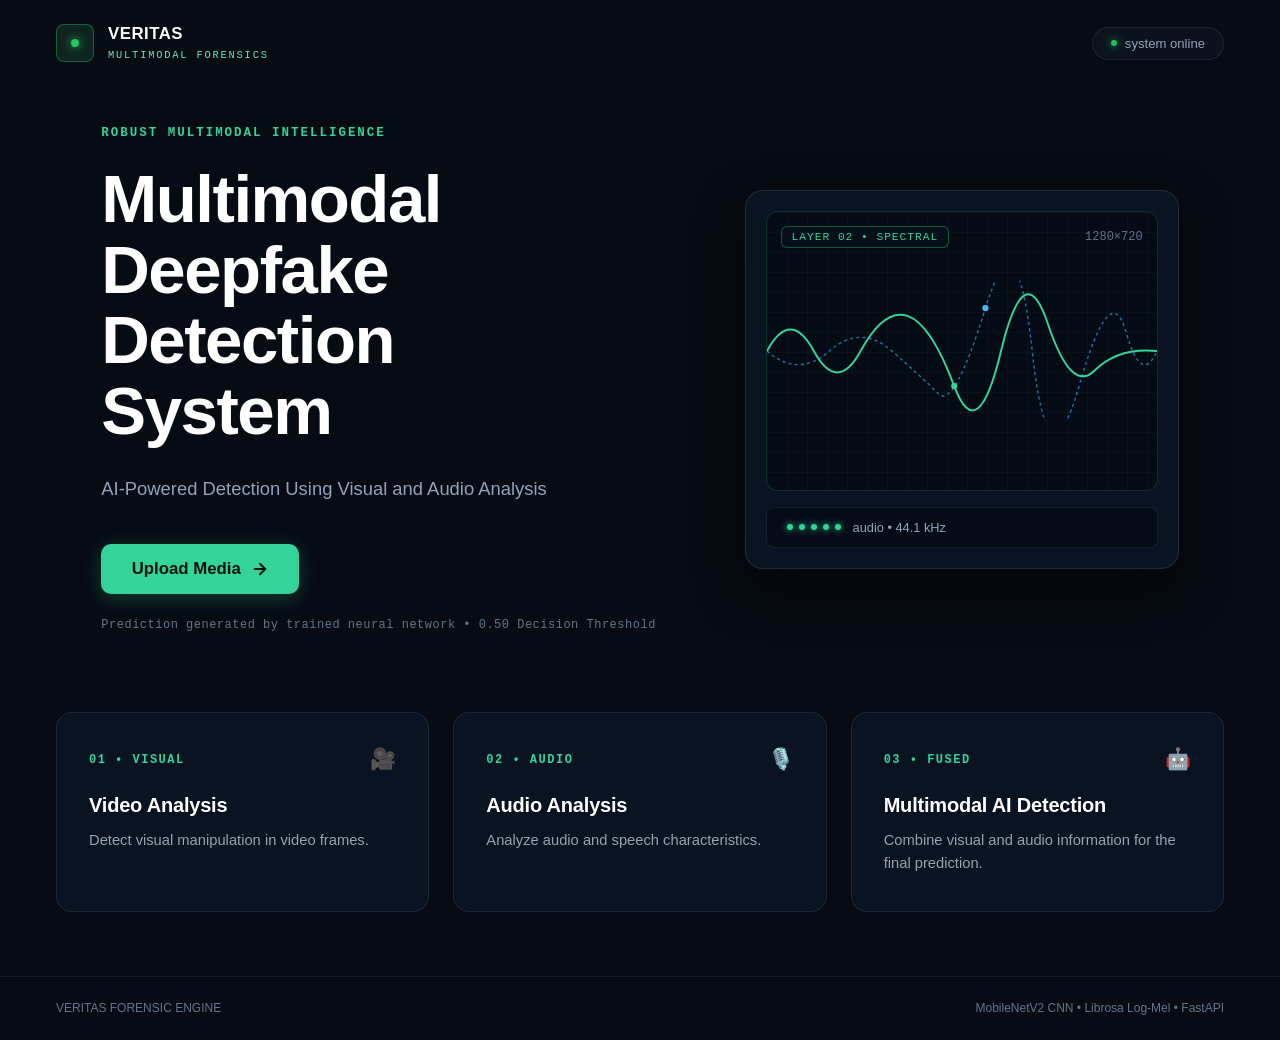
<file: templates/index.html>
<!DOCTYPE html>
<html lang="en">
<head>
    <meta charset="UTF-8">
    <meta name="viewport" content="width=device-width, initial-scale=1.0">
    <title>VERITAS — Multimodal Deepfake Detection System</title>
    <style>
        :root {
            --bg-color: #070c14;
            --surface-color: #0c1420;
            --card-bg: #0d1726;
            --border-color: rgba(255, 255, 255, 0.08);
            --border-highlight: rgba(34, 197, 94, 0.25);
            --accent-green: #22c55e;
            --accent-emerald: #10b981;
            --accent-mint: #34d399;
            --text-primary: #f8fafc;
            --text-secondary: #94a3b8;
            --text-muted: #64748b;
        }

        * {
            box-sizing: border-box;
            margin: 0;
            padding: 0;
            font-family: -apple-system, BlinkMacSystemFont, "Segoe UI", Roboto, "Helvetica Neue", Arial, sans-serif;
        }

        html, body {
            background-color: #070c14 !important;
            color: #f8fafc !important;
            min-height: 100vh;
            display: flex;
            flex-direction: column;
            overflow-x: hidden;
            margin: 0;
            padding: 0;
        }

        /* Top Header */
        header {
            padding: 1.5rem 3.5rem;
            display: flex;
            justify-content: space-between;
            align-items: center;
        }

        .brand-container {
            display: flex;
            align-items: center;
            gap: 14px;
            text-decoration: none;
        }

        .brand-icon {
            width: 38px;
            height: 38px;
            border-radius: 8px;
            background: #0f2420;
            border: 1px solid rgba(34, 197, 94, 0.4);
            display: flex;
            align-items: center;
            justify-content: center;
        }

        .brand-dot {
            width: 8px;
            height: 8px;
            border-radius: 50%;
            background-color: var(--accent-green);
            box-shadow: 0 0 10px var(--accent-green);
        }

        .brand-details h1 {
            font-size: 1.05rem;
            font-weight: 800;
            color: #ffffff;
            letter-spacing: 0.5px;
            line-height: 1.2;
        }

        .brand-details span {
            font-size: 0.65rem;
            font-family: 'JetBrains Mono', monospace;
            text-transform: uppercase;
            letter-spacing: 1.8px;
            color: #6ee7b7;
        }

        .system-pill {
            display: inline-flex;
            align-items: center;
            gap: 8px;
            padding: 8px 18px;
            background: rgba(12, 20, 32, 0.85);
            border: 1px solid rgba(255, 255, 255, 0.08);
            border-radius: 9999px;
            font-size: 0.82rem;
            font-family: 'JetBrains Mono', monospace;
            color: #94a3b8;
        }

        .system-pill-dot {
            width: 6px;
            height: 6px;
            border-radius: 50%;
            background: var(--accent-green);
            box-shadow: 0 0 8px var(--accent-green);
        }

        /* Hero Section */
        .hero-container {
            max-width: 1280px;
            margin: 0 auto;
            padding: 2.5rem 3.5rem 3rem;
            display: grid;
            grid-template-columns: 1.15fr 0.85fr;
            gap: 3.5rem;
            align-items: center;
        }

        .tagline {
            font-size: 0.78rem;
            font-family: 'JetBrains Mono', monospace;
            text-transform: uppercase;
            letter-spacing: 2px;
            color: #34d399;
            margin-bottom: 1.5rem;
            font-weight: 600;
        }

        .hero-title {
            font-size: 4.2rem;
            font-weight: 800;
            line-height: 1.05;
            letter-spacing: -1.5px;
            color: #ffffff;
            margin-bottom: 1.75rem;
        }

        .hero-subtitle {
            font-size: 1.15rem;
            color: var(--text-secondary);
            margin-bottom: 2.5rem;
            line-height: 1.6;
            max-width: 520px;
        }

        .btn-upload {
            display: inline-flex;
            align-items: center;
            gap: 10px;
            background-color: #34d399;
            color: #04120e;
            font-size: 1.05rem;
            font-weight: 700;
            padding: 0.95rem 1.9rem;
            border-radius: 10px;
            text-decoration: none;
            transition: all 0.2s ease;
            box-shadow: 0 4px 20px rgba(52, 211, 153, 0.25);
        }

        .btn-upload:hover {
            background-color: #10b981;
            transform: translateY(-2px);
            box-shadow: 0 8px 25px rgba(16, 185, 129, 0.4);
        }

        .btn-upload svg {
            transition: transform 0.2s ease;
        }

        .btn-upload:hover svg {
            transform: translateX(4px);
        }

        .hero-footnote {
            margin-top: 1.5rem;
            font-size: 0.75rem;
            font-family: 'JetBrains Mono', monospace;
            color: var(--text-muted);
            letter-spacing: 0.5px;
        }

        /* Right Hero Screen Mockup (Forensic Lab Monitor) */
        .mockup-card {
            background: #091321;
            border: 1px solid rgba(255, 255, 255, 0.1);
            border-radius: 18px;
            padding: 1.25rem;
            box-shadow: 0 20px 50px rgba(0, 0, 0, 0.6);
            position: relative;
        }

        .mockup-inner {
            border-radius: 12px;
            overflow: hidden;
            position: relative;
            background: #050b14;
            height: 280px;
            display: flex;
            align-items: center;
            justify-content: center;
            border: 1px solid rgba(34, 197, 94, 0.2);
        }

        /* Waveform Graphic */
        .cyber-grid {
            position: absolute;
            inset: 0;
            background-image: 
                linear-gradient(rgba(34, 197, 94, 0.05) 1px, transparent 1px),
                linear-gradient(90deg, rgba(34, 197, 94, 0.05) 1px, transparent 1px);
            background-size: 20px 20px;
        }

        .wave-svg {
            width: 100%;
            height: 140px;
            z-index: 2;
        }

        .mockup-top-tags {
            position: absolute;
            top: 14px;
            left: 14px;
            right: 14px;
            display: flex;
            justify-content: space-between;
            align-items: center;
            z-index: 5;
        }

        .layer-tag {
            background: rgba(8, 18, 28, 0.85);
            border: 1px solid rgba(34, 197, 94, 0.4);
            padding: 4px 10px;
            border-radius: 6px;
            font-size: 0.7rem;
            font-family: 'JetBrains Mono', monospace;
            color: #34d399;
            letter-spacing: 1px;
            text-transform: uppercase;
        }

        .res-tag {
            font-size: 0.75rem;
            font-family: 'JetBrains Mono', monospace;
            color: var(--text-muted);
        }

        .mockup-bottom-bar {
            margin-top: 1rem;
            background: rgba(5, 11, 20, 0.7);
            border: 1px solid rgba(255, 255, 255, 0.07);
            border-radius: 8px;
            padding: 0.75rem 1.25rem;
            display: flex;
            align-items: center;
            gap: 12px;
            font-family: 'JetBrains Mono', monospace;
            font-size: 0.8rem;
            color: var(--text-secondary);
        }

        .dots-row {
            display: flex;
            gap: 6px;
        }

        .dot-item {
            width: 6px;
            height: 6px;
            border-radius: 50%;
            background: #1e3a5f;
        }

        .dot-item.active {
            background: #34d399;
            box-shadow: 0 0 6px #34d399;
        }

        /* 3 Sleek Cards Section */
        .cards-container {
            max-width: 1280px;
            margin: 2rem auto 4rem;
            padding: 0 3.5rem;
            display: grid;
            grid-template-columns: repeat(3, 1fr);
            gap: 1.5rem;
            width: 100%;
        }

        .feature-card {
            background: #091321;
            border: 1px solid rgba(255, 255, 255, 0.08);
            border-radius: 16px;
            padding: 2.25rem 2rem;
            transition: all 0.25s ease;
            display: flex;
            flex-direction: column;
            min-height: 190px;
        }

        .feature-card:hover {
            border-color: rgba(34, 197, 94, 0.35);
            transform: translateY(-3px);
            box-shadow: 0 12px 30px rgba(0, 0, 0, 0.5);
        }

        .card-top {
            display: flex;
            justify-content: space-between;
            align-items: center;
            margin-bottom: 1.5rem;
        }

        .card-stage {
            font-size: 0.75rem;
            font-family: 'JetBrains Mono', monospace;
            color: #34d399;
            text-transform: uppercase;
            letter-spacing: 1.5px;
            font-weight: 600;
        }

        .card-icon {
            font-size: 1.3rem;
            line-height: 1;
        }

        .feature-card h3 {
            font-size: 1.25rem;
            font-weight: 700;
            color: #ffffff;
            margin-bottom: 0.75rem;
            letter-spacing: -0.2px;
        }

        .feature-card p {
            font-size: 0.92rem;
            color: var(--text-secondary);
            line-height: 1.55;
        }

        /* Footer */
        footer {
            margin-top: auto;
            border-top: 1px solid rgba(255, 255, 255, 0.06);
            padding: 1.5rem 3.5rem;
            display: flex;
            justify-content: space-between;
            align-items: center;
            font-family: 'JetBrains Mono', monospace;
            font-size: 0.75rem;
            color: var(--text-muted);
        }

        @media (max-width: 1024px) {
            .hero-container {
                grid-template-columns: 1fr;
                gap: 2.5rem;
            }
            .hero-title {
                font-size: 3.2rem;
            }
            .cards-container {
                grid-template-columns: 1fr;
            }
        }

        @media (max-width: 640px) {
            header, .hero-container, .cards-container, footer {
                padding-left: 1.5rem;
                padding-right: 1.5rem;
            }
            .hero-title {
                font-size: 2.5rem;
            }
        }
    </style>
</head>
<body>

    <!-- Header -->
    <header>
        <a href="/" class="brand-container">
            <div class="brand-icon">
                <div class="brand-dot"></div>
            </div>
            <div class="brand-details">
                <h1>VERITAS</h1>
                <span>MULTIMODAL FORENSICS</span>
            </div>
        </a>

        <div class="system-pill">
            <div class="system-pill-dot"></div>
            <span>system online</span>
        </div>
    </header>

    <!-- Main Hero -->
    <main class="hero-container">
        <div class="hero-content">
            <div class="tagline">ROBUST MULTIMODAL INTELLIGENCE</div>
            <h2 class="hero-title">
                Multimodal<br>
                Deepfake<br>
                Detection<br>
                System
            </h2>
            <p class="hero-subtitle">
                AI-Powered Detection Using Visual and Audio Analysis
            </p>
            <a href="/upload" class="btn-upload">
                Upload Media
                <svg width="18" height="18" viewBox="0 0 24 24" fill="none" stroke="currentColor" stroke-width="2.5" stroke-linecap="round" stroke-linejoin="round">
                    <line x1="5" y1="12" x2="19" y2="12"></line>
                    <polyline points="12 5 19 12 12 19"></polyline>
                </svg>
            </a>
            <div class="hero-footnote">
                Prediction generated by trained neural network &bull; 0.50 Decision Threshold
            </div>
        </div>

        <!-- Right Side: Forensic Spectral Screen -->
        <div class="mockup-card">
            <div class="mockup-inner">
                <div class="cyber-grid"></div>
                
                <div class="mockup-top-tags">
                    <span class="layer-tag">LAYER 02 &bull; SPECTRAL</span>
                    <span class="res-tag">1280&times;720</span>
                </div>

                <!-- Animated Forensic Waveform SVG -->
                <svg class="wave-svg" viewBox="0 0 500 150" fill="none" xmlns="http://www.w3.org/2000/svg">
                    <path d="M0 75 Q 30 20, 60 75 T 120 75 T 180 30 T 240 120 T 300 75 T 360 40 T 420 100 T 500 75" stroke="#34d399" stroke-width="2.5" fill="none"/>
                    <path d="M0 75 Q 40 110, 80 75 T 160 75 T 220 130 T 280 20 T 340 75 T 400 120 T 460 50 T 500 75" stroke="#38bdf8" stroke-width="1.8" stroke-dasharray="4 4" fill="none" opacity="0.6"/>
                    <circle cx="240" cy="120" r="4" fill="#34d399"/>
                    <circle cx="280" cy="20" r="4" fill="#38bdf8"/>
                </svg>
            </div>

            <div class="mockup-bottom-bar">
                <div class="dots-row">
                    <div class="dot-item active"></div>
                    <div class="dot-item active"></div>
                    <div class="dot-item active"></div>
                    <div class="dot-item active"></div>
                    <div class="dot-item active"></div>
                </div>
                <span>audio &bull; 44.1 kHz</span>
            </div>
        </div>
    </main>

    <!-- 3 Sleek Cards at Bottom -->
    <section class="cards-container">
        <!-- Card 1 -->
        <div class="feature-card">
            <div class="card-top">
                <span class="card-stage">01 &bull; VISUAL</span>
                <span class="card-icon">🎥</span>
            </div>
            <h3>Video Analysis</h3>
            <p>Detect visual manipulation in video frames.</p>
        </div>

        <!-- Card 2 -->
        <div class="feature-card">
            <div class="card-top">
                <span class="card-stage">02 &bull; AUDIO</span>
                <span class="card-icon">🎙️</span>
            </div>
            <h3>Audio Analysis</h3>
            <p>Analyze audio and speech characteristics.</p>
        </div>

        <!-- Card 3 -->
        <div class="feature-card">
            <div class="card-top">
                <span class="card-stage">03 &bull; FUSED</span>
                <span class="card-icon">🤖</span>
            </div>
            <h3>Multimodal AI Detection</h3>
            <p>Combine visual and audio information for the final prediction.</p>
        </div>
    </section>

    <!-- Footer -->
    <footer>
        <span>VERITAS FORENSIC ENGINE</span>
        <span>MobileNetV2 CNN &bull; Librosa Log-Mel &bull; FastAPI</span>
    </footer>

</body>
</html>
</file>
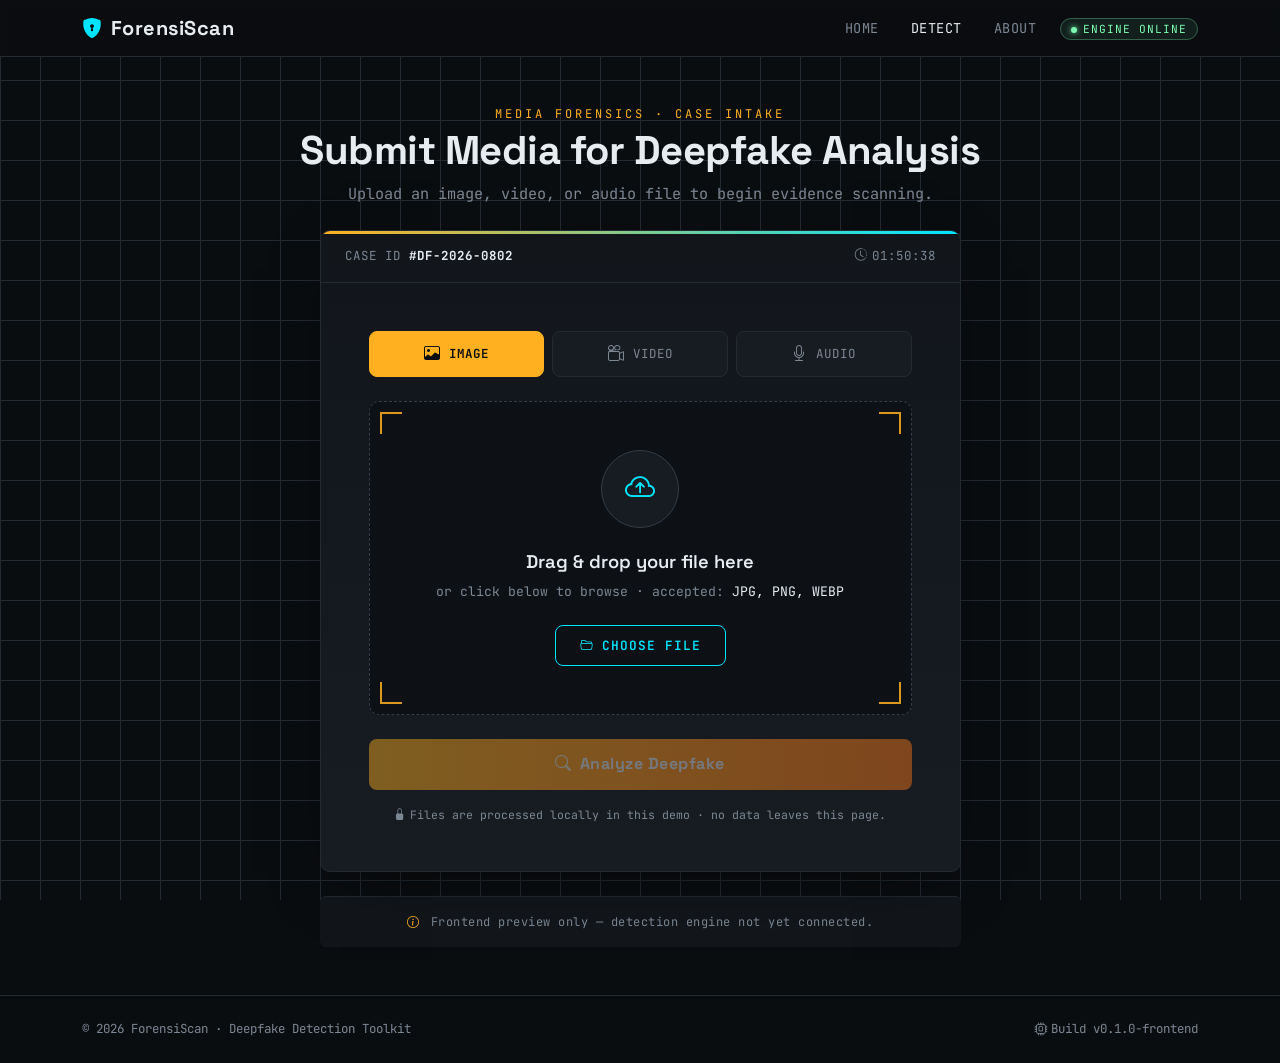
<file: templates/detect.html>
<!DOCTYPE html>
<html lang="en" data-bs-theme="dark">
<head>
<meta charset="UTF-8">
<meta name="viewport" content="width=device-width, initial-scale=1.0">
<title>Detect &mdash; Deepfake Forensics</title>

<!-- Bootstrap 5 -->
<link href="https://cdn.jsdelivr.net/npm/bootstrap@5.3.3/dist/css/bootstrap.min.css" rel="stylesheet">
<!-- Bootstrap Icons -->
<link rel="stylesheet" href="https://cdn.jsdelivr.net/npm/bootstrap-icons@1.11.3/font/bootstrap-icons.css">
<!-- Fonts: Space Grotesk (display) + JetBrains Mono (data/monospace) -->
<link rel="preconnect" href="https://fonts.googleapis.com">
<link href="https://fonts.googleapis.com/css2?family=Space+Grotesk:wght@400;500;600;700&family=JetBrains+Mono:wght@400;500;600;700&display=swap" rel="stylesheet">

<style>
  :root{
    --bg:            #0a0d10;
    --panel:         #12161b;
    --panel-2:       #171c22;
    --border:        #232a32;
    --border-strong: #333c47;
    --text:          #e7ecf1;
    --text-muted:    #7c8794;
    --accent:        #ffb020;   /* evidence-tag amber */
    --accent-dim:    #ffb02026;
    --scan:          #00e5ff;   /* scan-line cyan */
    --scan-dim:      #00e5ff26;
    --danger:        #ff4d4f;
    --radius:        10px;
  }

  *{ box-sizing: border-box; }

  body{
    background-color: var(--bg);
    background-image:
      linear-gradient(var(--border) 1px, transparent 1px),
      linear-gradient(90deg, var(--border) 1px, transparent 1px);
    background-size: 40px 40px;
    background-attachment: fixed;
    color: var(--text);
    font-family: 'JetBrains Mono', monospace;
    min-height: 100vh;
    display: flex;
    flex-direction: column;
  }

  h1, h2, h3, h4, h5, .display-font{
    font-family: 'Space Grotesk', sans-serif;
  }

  a{ color: var(--scan); text-decoration: none; }
  a:hover{ color: var(--accent); }

  /* ---------- Navbar ---------- */
  .navbar{
    background: rgba(10,13,16,0.9);
    backdrop-filter: blur(6px);
    border-bottom: 1px solid var(--border);
  }
  .navbar-brand{
    font-family: 'Space Grotesk', sans-serif;
    font-weight: 700;
    letter-spacing: 0.5px;
    color: var(--text) !important;
  }
  .navbar-brand .bi{ color: var(--scan); }
  .nav-link{
    color: var(--text-muted) !important;
    font-size: 0.85rem;
    letter-spacing: 0.5px;
    text-transform: uppercase;
  }
  .nav-link.active, .nav-link:hover{
    color: var(--text) !important;
  }
  .status-chip{
    font-size: 0.7rem;
    letter-spacing: 1px;
    color: #7CFFB2;
    border: 1px solid #7cffb24d;
    background: #7cffb214;
    padding: 3px 10px;
    border-radius: 20px;
    text-transform: uppercase;
  }
  .status-chip .dot{
    width: 6px; height: 6px;
    background: #7CFFB2;
    border-radius: 50%;
    display: inline-block;
    margin-right: 6px;
    box-shadow: 0 0 6px #7CFFB2;
  }

  /* ---------- Page header ---------- */
  .page-eyebrow{
    font-size: 0.75rem;
    letter-spacing: 3px;
    color: var(--accent);
    text-transform: uppercase;
  }
  .page-title{
    font-weight: 700;
    letter-spacing: -0.5px;
  }
  .page-sub{
    color: var(--text-muted);
    font-size: 0.95rem;
  }

  /* ---------- Upload Card ---------- */
  .case-card{
    background: linear-gradient(180deg, var(--panel) 0%, var(--panel-2) 100%);
    border: 1px solid var(--border);
    border-radius: var(--radius);
    box-shadow: 0 20px 60px -20px rgba(0,0,0,0.6);
    position: relative;
    overflow: hidden;
  }
  .case-card::before{
    content:"";
    position:absolute; top:0; left:0; right:0; height:3px;
    background: linear-gradient(90deg, var(--accent), var(--scan));
  }
  .case-card-header{
    display:flex; align-items:center; justify-content:space-between;
    padding: 1rem 1.5rem;
    border-bottom: 1px solid var(--border);
  }
  .case-id{
    color: var(--text-muted);
    font-size: 0.78rem;
    letter-spacing: 1px;
  }
  .case-id strong{ color: var(--text); }

  /* Media type tabs */
  .media-tabs{
    display:flex;
    gap: 0.5rem;
    flex-wrap: wrap;
  }
  .media-tab{
    flex: 1 1 0;
    background: var(--panel-2);
    border: 1px solid var(--border);
    color: var(--text-muted);
    border-radius: 8px;
    padding: 0.65rem 0.5rem;
    font-size: 0.78rem;
    letter-spacing: 1px;
    text-transform: uppercase;
    display:flex; align-items:center; justify-content:center; gap:0.5rem;
    cursor:pointer;
    transition: all .15s ease;
    min-width: 100px;
  }
  .media-tab i{ font-size: 1rem; }
  .media-tab:hover{
    border-color: var(--border-strong);
    color: var(--text);
  }
  .media-tab.active{
    color: var(--bg);
    background: var(--accent);
    border-color: var(--accent);
    font-weight: 600;
  }

  /* Dropzone with evidence-bracket corners */
  .dropzone{
    position: relative;
    border: 1.5px dashed var(--border-strong);
    border-radius: var(--radius);
    background: #0d1116;
    padding: 3rem 1.5rem;
    text-align: center;
    cursor: pointer;
    transition: border-color .2s ease, background .2s ease;
    overflow: hidden;
  }
  .dropzone:hover, .dropzone.dragover{
    border-color: var(--scan);
    background: #0d1116;
  }
  .dropzone.dragover{
    box-shadow: 0 0 0 3px var(--scan-dim);
  }
  .dropzone .corner{
    position:absolute;
    width: 22px; height: 22px;
    border: 2px solid var(--accent);
    opacity: 0.85;
  }
  .dropzone .corner.tl{ top:10px; left:10px; border-right:none; border-bottom:none; }
  .dropzone .corner.tr{ top:10px; right:10px; border-left:none; border-bottom:none; }
  .dropzone .corner.bl{ bottom:10px; left:10px; border-right:none; border-top:none; }
  .dropzone .corner.br{ bottom:10px; right:10px; border-left:none; border-top:none; }

  .dropzone .scanline{
    position:absolute; left:0; right:0; height:2px;
    background: linear-gradient(90deg, transparent, var(--scan), transparent);
    opacity:0;
    top:0;
  }
  .dropzone.dragover .scanline{
    opacity:1;
    animation: scan 1.4s linear infinite;
  }
  @keyframes scan{
    0%{ top: 8%; }
    100%{ top: 92%; }
  }

  .upload-icon-wrap{
    width: 78px; height: 78px;
    border-radius: 50%;
    background: var(--panel-2);
    border: 1px solid var(--border-strong);
    display:flex; align-items:center; justify-content:center;
    margin: 0 auto 1.25rem;
    color: var(--scan);
    font-size: 1.9rem;
  }
  .dropzone-title{
    font-family: 'Space Grotesk', sans-serif;
    font-weight: 600;
    font-size: 1.15rem;
    margin-bottom: 0.35rem;
  }
  .dropzone-sub{
    color: var(--text-muted);
    font-size: 0.82rem;
    margin-bottom: 1.5rem;
  }
  .dropzone-sub .accepted{
    color: var(--text);
  }

  .btn-choose{
    background: transparent;
    border: 1px solid var(--scan);
    color: var(--scan);
    font-family: 'JetBrains Mono', monospace;
    font-weight: 600;
    letter-spacing: 1px;
    text-transform: uppercase;
    font-size: 0.8rem;
    padding: 0.6rem 1.5rem;
    border-radius: 8px;
    transition: all .15s ease;
  }
  .btn-choose:hover{
    background: var(--scan);
    color: #04181c;
  }

  /* Selected file readout */
  .file-readout{
    display:none;
    margin-top: 1.5rem;
    background: var(--panel-2);
    border: 1px solid var(--border);
    border-radius: 8px;
    padding: 0.9rem 1rem;
    text-align: left;
    align-items: center;
    gap: 0.85rem;
  }
  .file-readout.show{ display:flex; }
  .file-readout .f-icon{
    width: 42px; height:42px;
    border-radius: 8px;
    background: var(--accent-dim);
    color: var(--accent);
    display:flex; align-items:center; justify-content:center;
    font-size: 1.2rem;
    flex-shrink:0;
  }
  .file-readout .f-name{
    font-size: 0.85rem;
    color: var(--text);
    word-break: break-all;
  }
  .file-readout .f-meta{
    font-size: 0.72rem;
    color: var(--text-muted);
    letter-spacing: 0.5px;
  }
  .file-readout .f-remove{
    margin-left: auto;
    background: none;
    border: none;
    color: var(--text-muted);
    font-size: 1.1rem;
    line-height: 1;
    flex-shrink: 0;
  }
  .file-readout .f-remove:hover{ color: var(--danger); }

  /* Analyze button */
  .btn-analyze{
    background: linear-gradient(90deg, var(--accent), #ff7a1a);
    border: none;
    color: #1a0f00;
    font-family: 'Space Grotesk', sans-serif;
    font-weight: 700;
    letter-spacing: 0.5px;
    padding: 0.85rem 1rem;
    border-radius: 8px;
    width: 100%;
    font-size: 1rem;
    transition: transform .15s ease, box-shadow .15s ease, opacity .15s ease;
    box-shadow: 0 10px 30px -10px var(--accent-dim);
  }
  .btn-analyze:hover:not(:disabled){
    transform: translateY(-1px);
    box-shadow: 0 14px 34px -10px var(--accent-dim);
  }
  .btn-analyze:disabled{
    opacity: 0.45;
    cursor: not-allowed;
    box-shadow: none;
  }

  .footnote{
    font-size: 0.72rem;
    color: var(--text-muted);
    text-align:center;
  }

  .disclaimer-strip{
    border-top: 1px solid var(--border);
    background: var(--panel);
    color: var(--text-muted);
    font-size: 0.75rem;
    letter-spacing: 0.5px;
  }
  .disclaimer-strip .bi{ color: var(--accent); }

  footer{
    margin-top: auto;
    border-top: 1px solid var(--border);
    color: var(--text-muted);
    font-size: 0.78rem;
  }

  @media (max-width: 576px){
    .dropzone{ padding: 2.2rem 1rem; }
    .media-tab{ min-width: 90px; font-size: 0.7rem; }
  }
</style>
</head>
<body>

<!-- Navbar -->
<nav class="navbar navbar-expand-lg sticky-top">
  <div class="container">
    <a class="navbar-brand" href="index.html"><i class="bi bi-shield-lock-fill me-2"></i>ForensiScan</a>
    <button class="navbar-toggler" type="button" data-bs-toggle="collapse" data-bs-target="#navMenu">
      <span class="navbar-toggler-icon"></span>
    </button>
    <div class="collapse navbar-collapse" id="navMenu">
      <ul class="navbar-nav ms-auto align-items-lg-center gap-lg-3">
        <li class="nav-item"><a class="nav-link" href="index.html">Home</a></li>
        <li class="nav-item"><a class="nav-link active" href="detect.html">Detect</a></li>
        <li class="nav-item"><a class="nav-link" href="#">About</a></li>
        <li class="nav-item mt-2 mt-lg-0">
          <span class="status-chip"><span class="dot"></span>Engine Online</span>
        </li>
      </ul>
    </div>
  </div>
</nav>

<!-- Main -->
<main class="container py-5">
  <div class="text-center mb-4">
    <div class="page-eyebrow">Media Forensics &middot; Case Intake</div>
    <h1 class="page-title display-6 mt-1">Submit Media for Deepfake Analysis</h1>
    <p class="page-sub mb-0">Upload an image, video, or audio file to begin evidence scanning.</p>
  </div>

  <div class="row justify-content-center">
    <div class="col-12 col-lg-8 col-xl-7">
      <div class="case-card">
        <div class="case-card-header">
          <span class="case-id">CASE&nbsp;ID <strong>#DF-2026-0802</strong></span>
          <span class="case-id"><i class="bi bi-clock-history me-1"></i><span id="timestamp">--:--:--</span></span>
        </div>

        <div class="p-4 p-md-5">

          <!-- Media type selector -->
          <div class="media-tabs mb-4" role="tablist" aria-label="Media type">
            <div class="media-tab active" data-type="image" data-accept="image/*">
              <i class="bi bi-image"></i> Image
            </div>
            <div class="media-tab" data-type="video" data-accept="video/*">
              <i class="bi bi-camera-reels"></i> Video
            </div>
            <div class="media-tab" data-type="audio" data-accept="audio/*">
              <i class="bi bi-mic"></i> Audio
            </div>
          </div>

          <!-- Dropzone -->
          <div class="dropzone" id="dropzone" tabindex="0" role="button" aria-label="Upload media file">
            <span class="corner tl"></span>
            <span class="corner tr"></span>
            <span class="corner bl"></span>
            <span class="corner br"></span>
            <span class="scanline"></span>

            <div class="upload-icon-wrap">
              <i class="bi bi-cloud-arrow-up" id="uploadIcon"></i>
            </div>
            <div class="dropzone-title">Drag &amp; drop your file here</div>
            <div class="dropzone-sub">
              or click below to browse &middot; accepted: <span class="accepted" id="acceptedLabel">JPG, PNG, WEBP</span>
            </div>

            <button type="button" class="btn btn-choose" id="chooseBtn">
              <i class="bi bi-folder2-open me-2"></i>Choose File
            </button>
            <input type="file" id="fileInput" accept="image/*" hidden>
          </div>

          <!-- Selected file readout -->
          <div class="file-readout" id="fileReadout">
            <div class="f-icon"><i class="bi bi-file-earmark-check" id="fileIcon"></i></div>
            <div class="flex-grow-1">
              <div class="f-name" id="fileName">&mdash;</div>
              <div class="f-meta" id="fileMeta">&mdash;</div>
            </div>
            <button type="button" class="f-remove" id="removeFile" aria-label="Remove file">
              <i class="bi bi-x-lg"></i>
            </button>
          </div>

          <!-- Analyze -->
          <div class="mt-4">
            <button type="button" class="btn btn-analyze" id="analyzeBtn" disabled>
              <i class="bi bi-search me-2"></i>Analyze Deepfake
            </button>
            <p class="footnote mt-3 mb-0">
              <i class="bi bi-lock-fill me-1"></i>Files are processed locally in this demo &middot; no data leaves this page.
            </p>
          </div>

        </div>
      </div>

      <div class="text-center mt-4 disclaimer-strip py-3 rounded">
        <i class="bi bi-info-circle me-1"></i>
        Frontend preview only &mdash; detection engine not yet connected.
      </div>
    </div>
  </div>
</main>

<footer class="py-4">
  <div class="container d-flex flex-column flex-sm-row justify-content-between align-items-center gap-2 text-center text-sm-start">
    <span>&copy; 2026 ForensiScan &middot; Deepfake Detection Toolkit</span>
    <span><i class="bi bi-cpu me-1"></i>Build v0.1.0-frontend</span>
  </div>
</footer>

<script src="https://cdn.jsdelivr.net/npm/bootstrap@5.3.3/dist/js/bootstrap.bundle.min.js"></script>
<script>
  // Live timestamp in the case header
  function tick(){
    document.getElementById('timestamp').textContent = new Date().toLocaleTimeString('en-GB');
  }
  tick();
  setInterval(tick, 1000);

  const dropzone      = document.getElementById('dropzone');
  const fileInput      = document.getElementById('fileInput');
  const chooseBtn       = document.getElementById('chooseBtn');
  const fileReadout    = document.getElementById('fileReadout');
  const fileNameEl     = document.getElementById('fileName');
  const fileMetaEl     = document.getElementById('fileMeta');
  const fileIconEl     = document.getElementById('fileIcon');
  const removeFileBtn  = document.getElementById('removeFile');
  const analyzeBtn     = document.getElementById('analyzeBtn');
  const uploadIcon     = document.getElementById('uploadIcon');
  const acceptedLabel  = document.getElementById('acceptedLabel');
  const mediaTabs      = document.querySelectorAll('.media-tab');

  const typeConfig = {
    image: { accept: 'image/*', label: 'JPG, PNG, WEBP', icon: 'bi-image', fileIcon: 'bi-file-earmark-image' },
    video: { accept: 'video/*', label: 'MP4, MOV, AVI',   icon: 'bi-camera-reels', fileIcon: 'bi-file-earmark-play' },
    audio: { accept: 'audio/*', label: 'MP3, WAV, M4A',   icon: 'bi-mic', fileIcon: 'bi-file-earmark-music' }
  };
  let currentType = 'image';

  function setActiveTab(type){
    currentType = type;
    mediaTabs.forEach(t => t.classList.toggle('active', t.dataset.type === type));
    fileInput.setAttribute('accept', typeConfig[type].accept);
    acceptedLabel.textContent = typeConfig[type].label;
    uploadIcon.className = 'bi ' + typeConfig[type].icon;
    clearFile();
  }

  mediaTabs.forEach(tab => {
    tab.addEventListener('click', () => setActiveTab(tab.dataset.type));
  });

  function formatSize(bytes){
    if (bytes < 1024) return bytes + ' B';
    if (bytes < 1024 * 1024) return (bytes / 1024).toFixed(1) + ' KB';
    return (bytes / (1024 * 1024)).toFixed(2) + ' MB';
  }

  function showFile(file){
    fileNameEl.textContent = file.name;
    fileMetaEl.textContent = `${formatSize(file.size)} · ${file.type || 'unknown type'}`;
    fileIconEl.className = 'bi ' + typeConfig[currentType].fileIcon;
    fileReadout.classList.add('show');
    analyzeBtn.disabled = false;
  }

  function clearFile(){
    fileInput.value = '';
    fileReadout.classList.remove('show');
    analyzeBtn.disabled = true;
  }

  chooseBtn.addEventListener('click', (e) => {
    e.stopPropagation();
    fileInput.click();
  });

  dropzone.addEventListener('click', () => fileInput.click());
  dropzone.addEventListener('keydown', (e) => {
    if (e.key === 'Enter' || e.key === ' '){
      e.preventDefault();
      fileInput.click();
    }
  });

  fileInput.addEventListener('change', () => {
    if (fileInput.files.length) showFile(fileInput.files[0]);
  });

  ['dragenter', 'dragover'].forEach(evt => {
    dropzone.addEventListener(evt, (e) => {
      e.preventDefault();
      e.stopPropagation();
      dropzone.classList.add('dragover');
    });
  });

  ['dragleave', 'drop'].forEach(evt => {
    dropzone.addEventListener(evt, (e) => {
      e.preventDefault();
      e.stopPropagation();
      if (evt === 'dragleave' && e.target !== dropzone) return;
      dropzone.classList.remove('dragover');
    });
  });

  dropzone.addEventListener('drop', (e) => {
    const dt = e.dataTransfer;
    if (dt && dt.files && dt.files.length){
      fileInput.files = dt.files;
      showFile(dt.files[0]);
    }
  });

  removeFileBtn.addEventListener('click', (e) => {
    e.stopPropagation();
    clearFile();
  });

 analyzeBtn.addEventListener('click', () => {

    if(fileInput.files.length === 0){
        alert("Please choose a file first.");
        return;
    }

    analyzeBtn.innerHTML =
        '<i class="bi bi-hourglass-split me-2"></i>Uploading...';
    analyzeBtn.disabled = true;

    const formData = new FormData();
    formData.append("media", fileInput.files[0]);

    fetch("/detect", {
        method: "POST",
        body: formData
    })
    .then(response => response.text())
    .then(html => {
        document.open();
        document.write(html);
        document.close();
    })
    .catch(error => {
        console.error(error);

        alert("Upload failed.");

        analyzeBtn.innerHTML =
            '<i class="bi bi-search me-2"></i>Analyze Deepfake';
        analyzeBtn.disabled = false;
    });

});
</script>
</body>
</html>
</file>
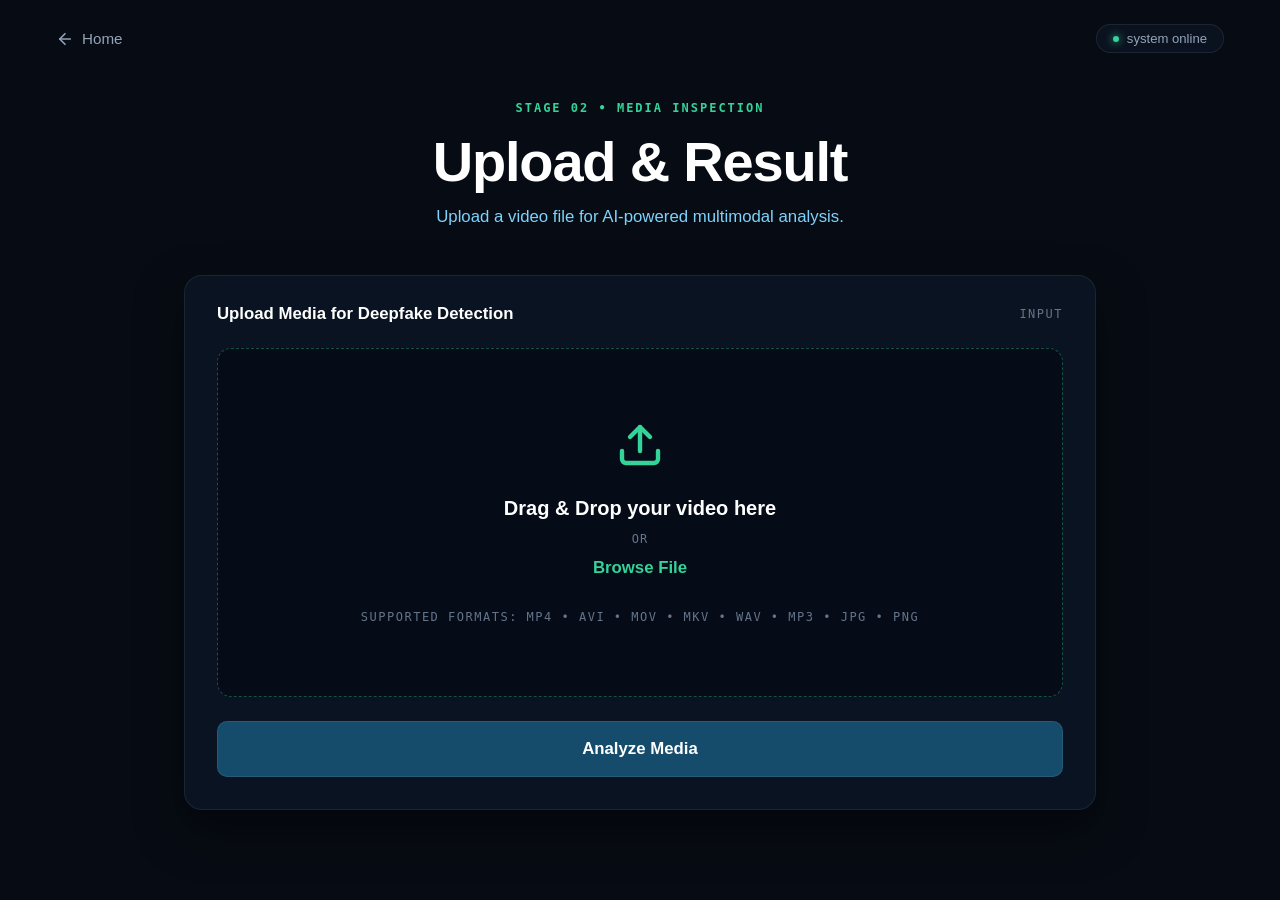
<file: templates/upload.html>
<!DOCTYPE html>
<html lang="en">
<head>
    <meta charset="UTF-8">
    <meta name="viewport" content="width=device-width, initial-scale=1.0">
    <title>Upload & Result — VERITAS Forensics</title>
    <style>
        :root {
            --bg-color: #070c14;
            --surface-color: #0c1422;
            --card-border: rgba(255, 255, 255, 0.08);
            --dash-border: rgba(52, 211, 153, 0.35);
            --accent-green: #34d399;
            --accent-emerald: #10b981;
            --text-primary: #f8fafc;
            --text-secondary: #94a3b8;
            --text-muted: #64748b;
        }

        * {
            box-sizing: border-box;
            margin: 0;
            padding: 0;
            font-family: -apple-system, BlinkMacSystemFont, "Segoe UI", Roboto, "Helvetica Neue", Arial, sans-serif;
        }

        html, body {
            background-color: #070c14 !important;
            color: #f8fafc !important;
            min-height: 100vh;
            display: flex;
            flex-direction: column;
            margin: 0;
            padding: 0;
        }

        /* Top Header */
        header {
            padding: 1.5rem 3.5rem;
            display: flex;
            justify-content: space-between;
            align-items: center;
        }

        .back-link {
            display: inline-flex;
            align-items: center;
            gap: 8px;
            color: #94a3b8;
            text-decoration: none;
            font-size: 0.95rem;
            font-weight: 500;
            transition: color 0.2s ease;
        }

        .back-link:hover {
            color: #ffffff;
        }

        .system-pill {
            display: inline-flex;
            align-items: center;
            gap: 8px;
            padding: 6px 16px;
            background: rgba(12, 20, 34, 0.85);
            border: 1px solid rgba(255, 255, 255, 0.08);
            border-radius: 9999px;
            font-size: 0.82rem;
            font-family: 'JetBrains Mono', monospace;
            color: #94a3b8;
        }

        .system-pill-dot {
            width: 6px;
            height: 6px;
            border-radius: 50%;
            background: var(--accent-green);
            box-shadow: 0 0 8px var(--accent-green);
        }

        /* Center Content */
        .container {
            max-width: 960px;
            margin: 1.5rem auto 3rem;
            padding: 0 1.5rem;
            width: 100%;
            display: flex;
            flex-direction: column;
            align-items: center;
        }

        .stage-tag {
            font-size: 0.75rem;
            font-family: 'JetBrains Mono', monospace;
            color: #34d399;
            text-transform: uppercase;
            letter-spacing: 2px;
            margin-bottom: 0.85rem;
            font-weight: 600;
        }

        .page-title {
            font-size: 3.5rem;
            font-weight: 800;
            letter-spacing: -1.2px;
            color: #ffffff;
            margin-bottom: 0.85rem;
            text-align: center;
        }

        .page-subtitle {
            font-size: 1.05rem;
            color: #7dd3fc;
            text-align: center;
            margin-bottom: 3rem;
            font-weight: 400;
        }

        /* Upload Card Container */
        .upload-card {
            width: 100%;
            background: #091321;
            border: 1px solid rgba(255, 255, 255, 0.08);
            border-radius: 18px;
            padding: 1.75rem 2rem 2rem;
            box-shadow: 0 20px 45px rgba(0, 0, 0, 0.5);
        }

        .card-header-bar {
            display: flex;
            justify-content: space-between;
            align-items: center;
            margin-bottom: 1.5rem;
        }

        .card-heading {
            font-size: 1.05rem;
            font-weight: 700;
            color: #ffffff;
        }

        .card-badge {
            font-size: 0.75rem;
            font-family: 'JetBrains Mono', monospace;
            color: var(--text-muted);
            letter-spacing: 1.5px;
            text-transform: uppercase;
        }

        /* Dashed Drop Zone */
        .drop-zone {
            border: 1.5px dashed var(--dash-border);
            background: rgba(5, 11, 20, 0.75);
            border-radius: 14px;
            padding: 4.5rem 2rem;
            display: flex;
            flex-direction: column;
            align-items: center;
            justify-content: center;
            cursor: pointer;
            transition: all 0.25s ease;
            position: relative;
        }

        .drop-zone:hover, .drop-zone.dragover {
            border-color: #34d399;
            background: rgba(52, 211, 153, 0.04);
        }

        .upload-icon {
            color: #34d399;
            margin-bottom: 1.5rem;
            transition: transform 0.2s ease;
        }

        .drop-zone:hover .upload-icon {
            transform: translateY(-3px);
        }

        .drop-title {
            font-size: 1.25rem;
            font-weight: 600;
            color: #ffffff;
            margin-bottom: 0.75rem;
        }

        .drop-or {
            font-size: 0.75rem;
            font-family: 'JetBrains Mono', monospace;
            color: var(--text-muted);
            margin-bottom: 0.75rem;
            letter-spacing: 1px;
        }

        .btn-browse {
            color: #34d399;
            font-weight: 700;
            font-size: 1.05rem;
            margin-bottom: 2rem;
            transition: color 0.2s ease;
        }

        .btn-browse:hover {
            color: #6ee7b7;
            text-decoration: underline;
        }

        .supported-formats {
            font-size: 0.75rem;
            font-family: 'JetBrains Mono', monospace;
            color: var(--text-muted);
            letter-spacing: 1.5px;
            text-transform: uppercase;
        }

        #file-input {
            display: none;
        }

        /* File Selected State */
        .file-selected-bar {
            display: none;
            width: 100%;
            margin-top: 1.5rem;
            background: rgba(12, 24, 40, 0.85);
            border: 1px solid rgba(52, 211, 153, 0.3);
            border-radius: 10px;
            padding: 1rem 1.25rem;
            align-items: center;
            justify-content: space-between;
        }

        .file-info-group {
            display: flex;
            align-items: center;
            gap: 12px;
        }

        .file-name-text {
            font-size: 0.95rem;
            font-weight: 600;
            color: #ffffff;
        }

        .file-size-text {
            font-size: 0.78rem;
            font-family: 'JetBrains Mono', monospace;
            color: var(--text-muted);
        }

        .btn-remove {
            background: none;
            border: none;
            color: #ef4444;
            cursor: pointer;
            font-size: 0.85rem;
            font-weight: 600;
            padding: 4px 8px;
        }

        /* Analyze Button */
        .btn-analyze {
            width: 100%;
            margin-top: 1.5rem;
            background: #154c6b;
            color: #ffffff;
            border: 1px solid rgba(255, 255, 255, 0.08);
            border-radius: 10px;
            padding: 1.05rem;
            font-size: 1.05rem;
            font-weight: 700;
            cursor: pointer;
            transition: all 0.25s ease;
            display: flex;
            align-items: center;
            justify-content: center;
            gap: 10px;
        }

        .btn-analyze:hover:not(:disabled) {
            background: #0284c7;
            box-shadow: 0 4px 20px rgba(2, 132, 199, 0.4);
        }

        .btn-analyze:disabled {
            opacity: 0.6;
            cursor: not-allowed;
        }

        /* Loading Spinner */
        .spinner {
            display: none;
            width: 20px;
            height: 20px;
            border: 2px solid rgba(255, 255, 255, 0.3);
            border-top-color: #ffffff;
            border-radius: 50%;
            animation: spin 0.8s linear infinite;
        }

        @keyframes spin {
            to { transform: rotate(360deg); }
        }

        @media (max-width: 640px) {
            header { padding: 1.25rem 1.5rem; }
            .page-title { font-size: 2.5rem; }
            .upload-card { padding: 1.25rem; }
            .drop-zone { padding: 3rem 1.5rem; }
        }
    </style>
</head>
<body>

    <header>
        <a href="/" class="back-link">
            <svg width="18" height="18" viewBox="0 0 24 24" fill="none" stroke="currentColor" stroke-width="2.2" stroke-linecap="round" stroke-linejoin="round">
                <line x1="19" y1="12" x2="5" y2="12"></line>
                <polyline points="12 19 5 12 12 5"></polyline>
            </svg>
            Home
        </a>

        <div class="system-pill">
            <div class="system-pill-dot"></div>
            <span>system online</span>
        </div>
    </header>

    <div class="container">
        <div class="stage-tag">STAGE 02 &bull; MEDIA INSPECTION</div>
        <h1 class="page-title">Upload &amp; Result</h1>
        <p class="page-subtitle">Upload a video file for AI-powered multimodal analysis.</p>

        <div class="upload-card">
            <div class="card-header-bar">
                <span class="card-heading">Upload Media for Deepfake Detection</span>
                <span class="card-badge">INPUT</span>
            </div>

            <!-- Form -->
            <form id="upload-form" action="/predict" method="POST" enctype="multipart/form-data">
                <input type="file" id="file-input" name="file" accept="video/*,audio/*,image/*" required>

                <!-- Drag & Drop Zone -->
                <div class="drop-zone" id="drop-zone">
                    <div class="upload-icon">
                        <svg width="48" height="48" viewBox="0 0 24 24" fill="none" stroke="currentColor" stroke-width="2.2" stroke-linecap="round" stroke-linejoin="round">
                            <path d="M21 15v4a2 2 0 0 1-2 2H5a2 2 0 0 1-2-2v-4"></path>
                            <polyline points="17 8 12 3 7 8"></polyline>
                            <line x1="12" y1="3" x2="12" y2="15"></line>
                        </svg>
                    </div>

                    <div class="drop-title">Drag &amp; Drop your video here</div>
                    <div class="drop-or">OR</div>
                    <div class="btn-browse" id="btn-browse">Browse File</div>
                    <div class="supported-formats">SUPPORTED FORMATS: MP4 &bull; AVI &bull; MOV &bull; MKV &bull; WAV &bull; MP3 &bull; JPG &bull; PNG</div>
                </div>

                <!-- Selected File Display -->
                <div class="file-selected-bar" id="file-bar">
                    <div class="file-info-group">
                        <svg width="22" height="22" viewBox="0 0 24 24" fill="none" stroke="#34d399" stroke-width="2" stroke-linecap="round" stroke-linejoin="round">
                            <polygon points="23 7 16 12 23 17 23 7"></polygon>
                            <rect x="1" y="5" width="15" height="14" rx="2" ry="2"></rect>
                        </svg>
                        <div>
                            <div class="file-name-text" id="file-name">filename.mp4</div>
                            <div class="file-size-text" id="file-size">0 KB</div>
                        </div>
                    </div>
                    <button type="button" class="btn-remove" id="btn-remove">Remove</button>
                </div>

                <!-- Analyze Button -->
                <button type="submit" class="btn-analyze" id="btn-submit">
                    <span class="spinner" id="spinner"></span>
                    <span id="btn-text">Analyze Media</span>
                </button>
            </form>
        </div>
    </div>

    <script>
        const dropZone = document.getElementById('drop-zone');
        const fileInput = document.getElementById('file-input');
        const fileBar = document.getElementById('file-bar');
        const fileName = document.getElementById('file-name');
        const fileSize = document.getElementById('file-size');
        const btnRemove = document.getElementById('btn-remove');
        const btnBrowse = document.getElementById('btn-browse');
        const form = document.getElementById('upload-form');
        const btnSubmit = document.getElementById('btn-submit');
        const btnText = document.getElementById('btn-text');
        const spinner = document.getElementById('spinner');

        // Click to open file picker
        dropZone.addEventListener('click', () => fileInput.click());
        btnBrowse.addEventListener('click', (e) => {
            e.stopPropagation();
            fileInput.click();
        });

        // Drag & Drop events
        ['dragenter', 'dragover'].forEach(eventName => {
            dropZone.addEventListener(eventName, (e) => {
                e.preventDefault();
                e.stopPropagation();
                dropZone.classList.add('dragover');
            });
        });

        ['dragleave', 'drop'].forEach(eventName => {
            dropZone.addEventListener(eventName, (e) => {
                e.preventDefault();
                e.stopPropagation();
                dropZone.classList.remove('dragover');
            });
        });

        dropZone.addEventListener('drop', (e) => {
            if (e.dataTransfer.files.length > 0) {
                fileInput.files = e.dataTransfer.files;
                handleFileSelect();
            }
        });

        fileInput.addEventListener('change', handleFileSelect);

        function handleFileSelect() {
            if (fileInput.files.length > 0) {
                const file = fileInput.files[0];
                fileName.textContent = file.name;
                fileSize.textContent = (file.size / (1024 * 1024)).toFixed(2) + ' MB';
                fileBar.style.display = 'flex';
                btnSubmit.style.background = '#0284c7';
            }
        }

        btnRemove.addEventListener('click', (e) => {
            e.stopPropagation();
            fileInput.value = '';
            fileBar.style.display = 'none';
            btnSubmit.style.background = '#154c6b';
        });

        // Form submission loading state
        form.addEventListener('submit', () => {
            btnSubmit.disabled = true;
            spinner.style.display = 'inline-block';
            btnText.textContent = 'Running Neural Inference...';
        });
    </script>

</body>
</html>
</file>
